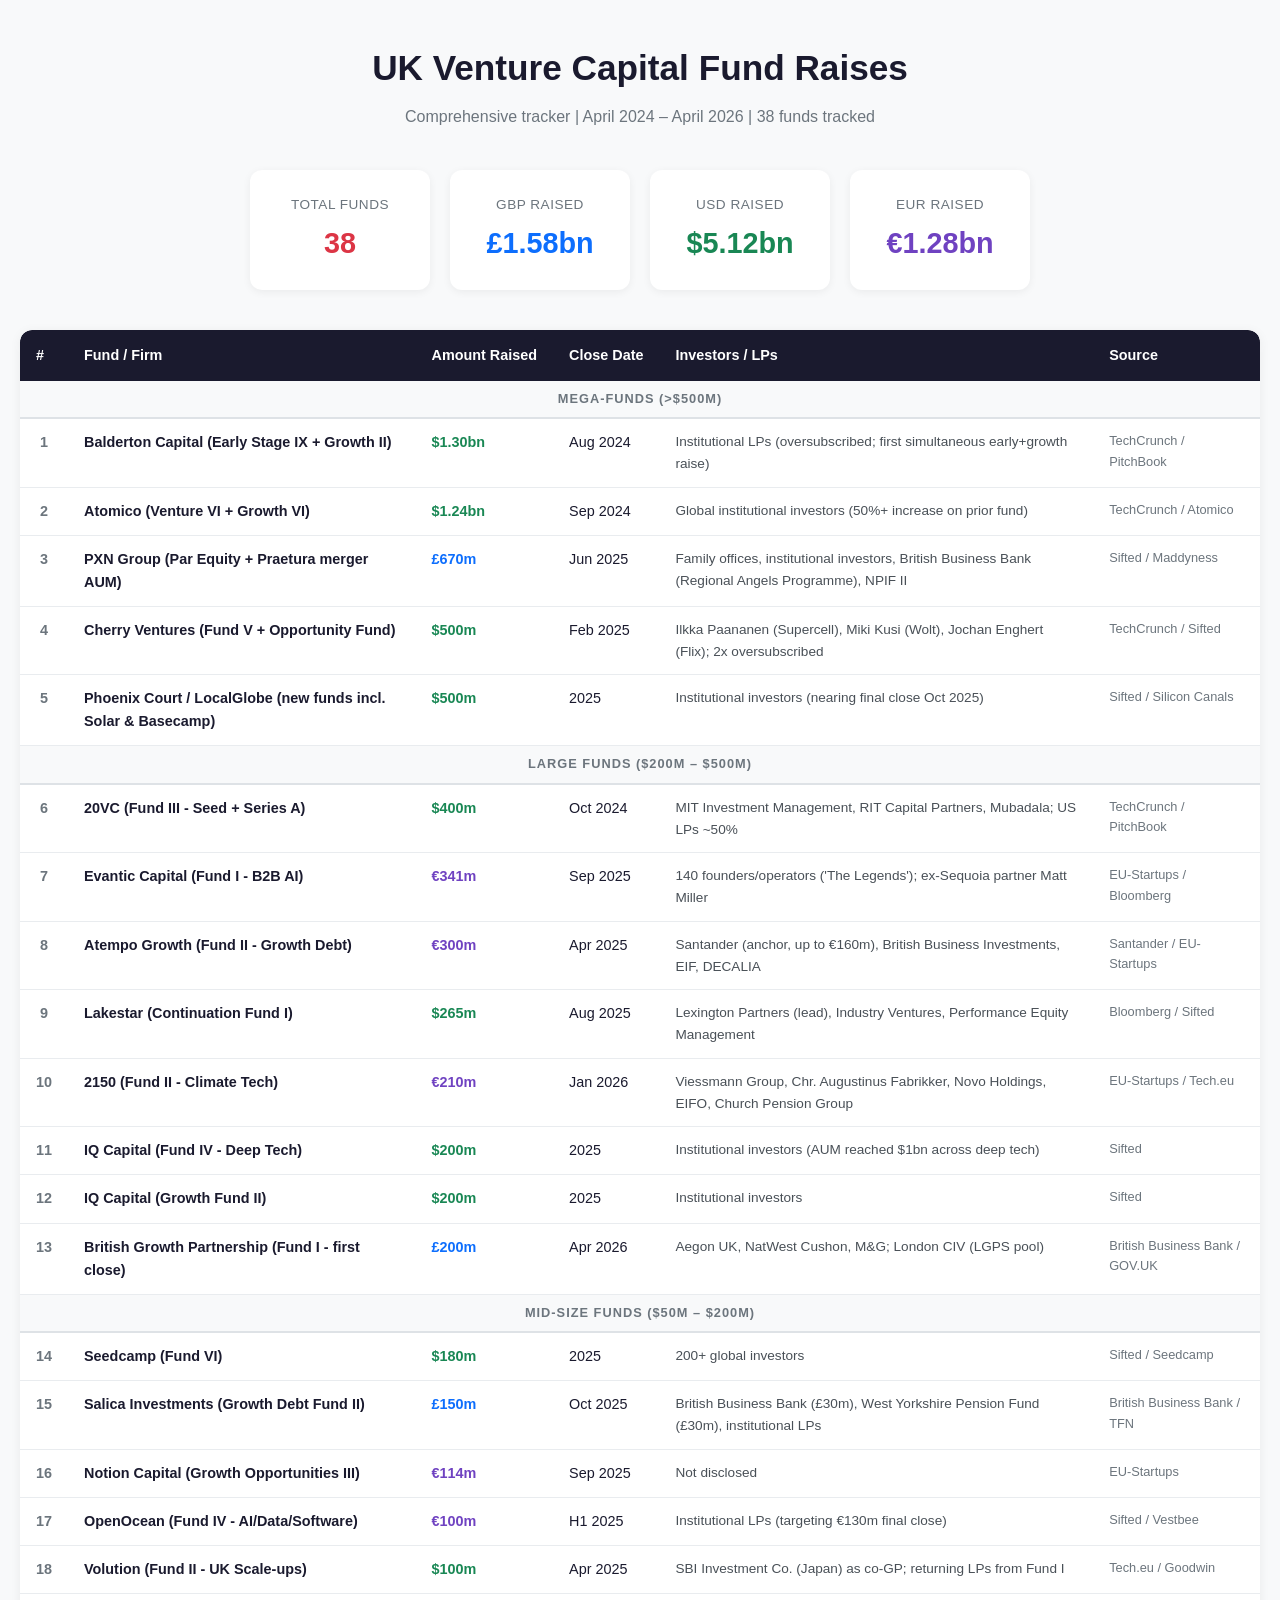
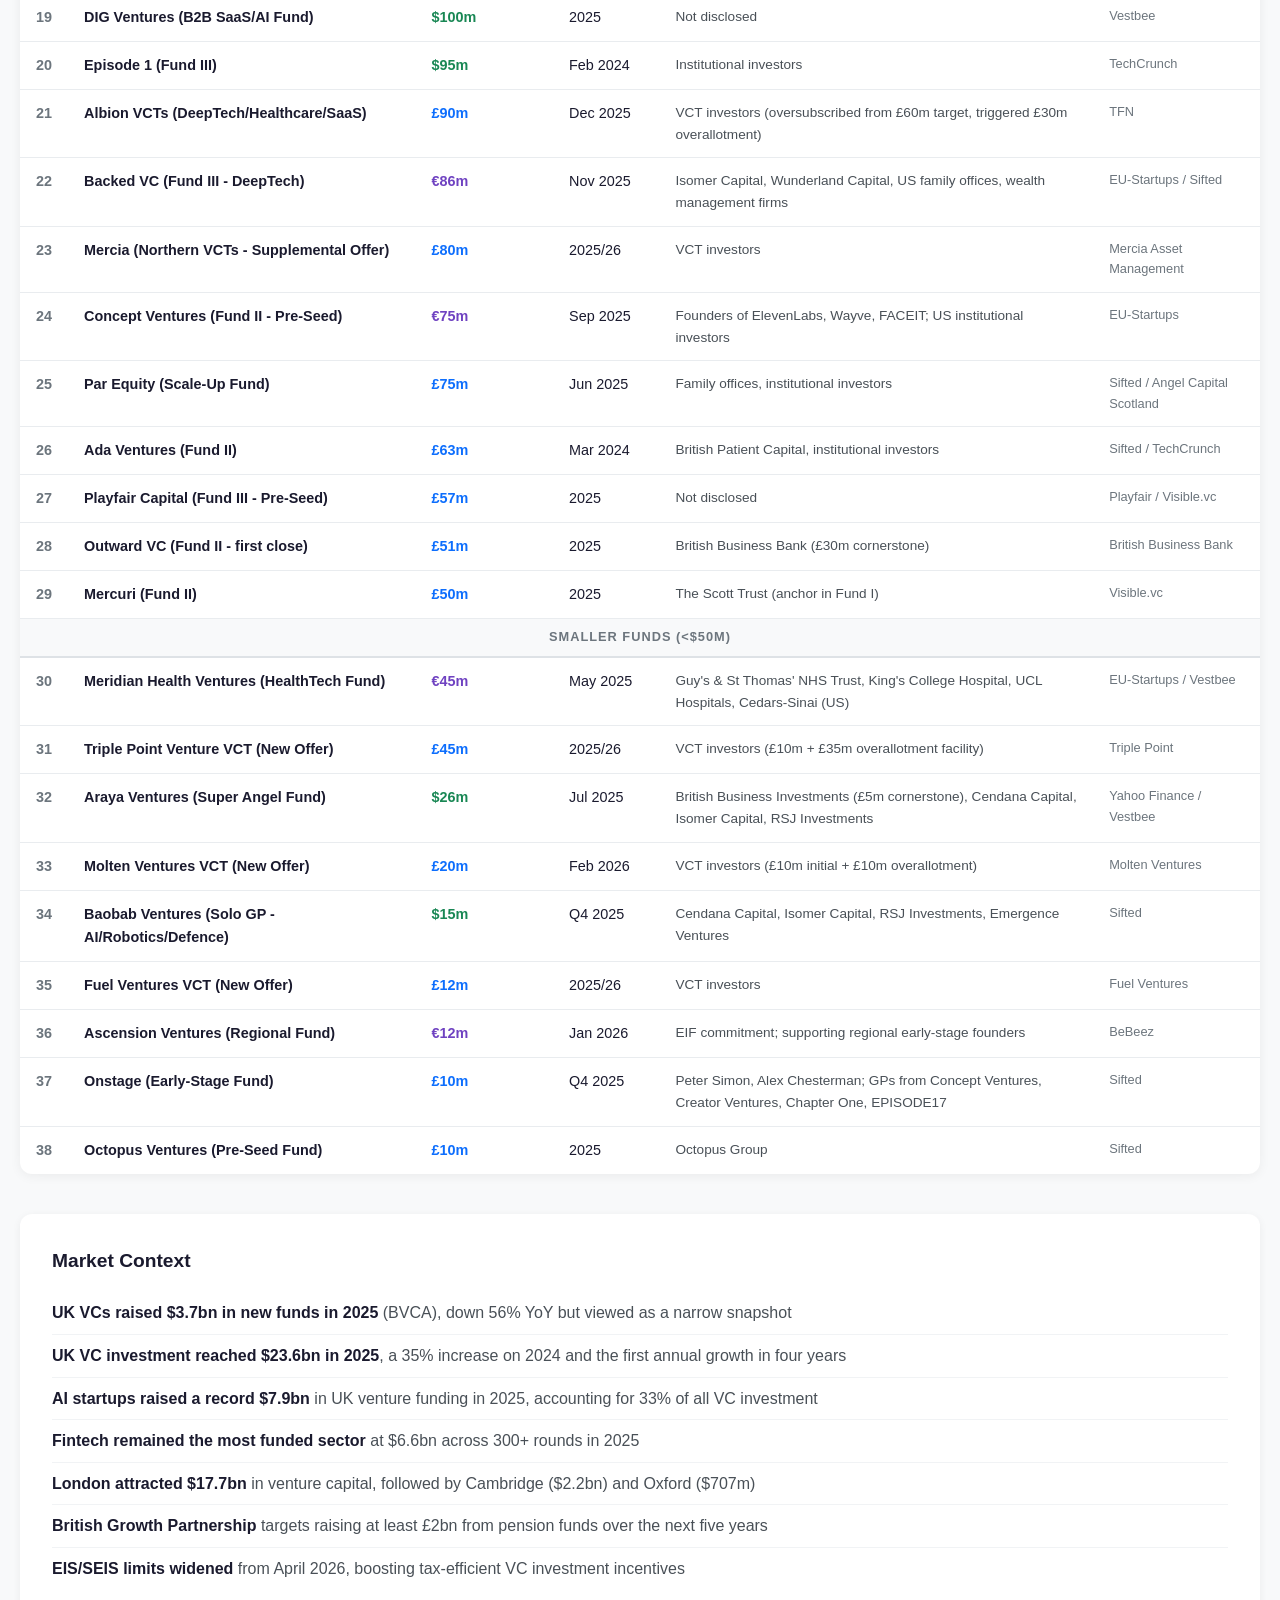
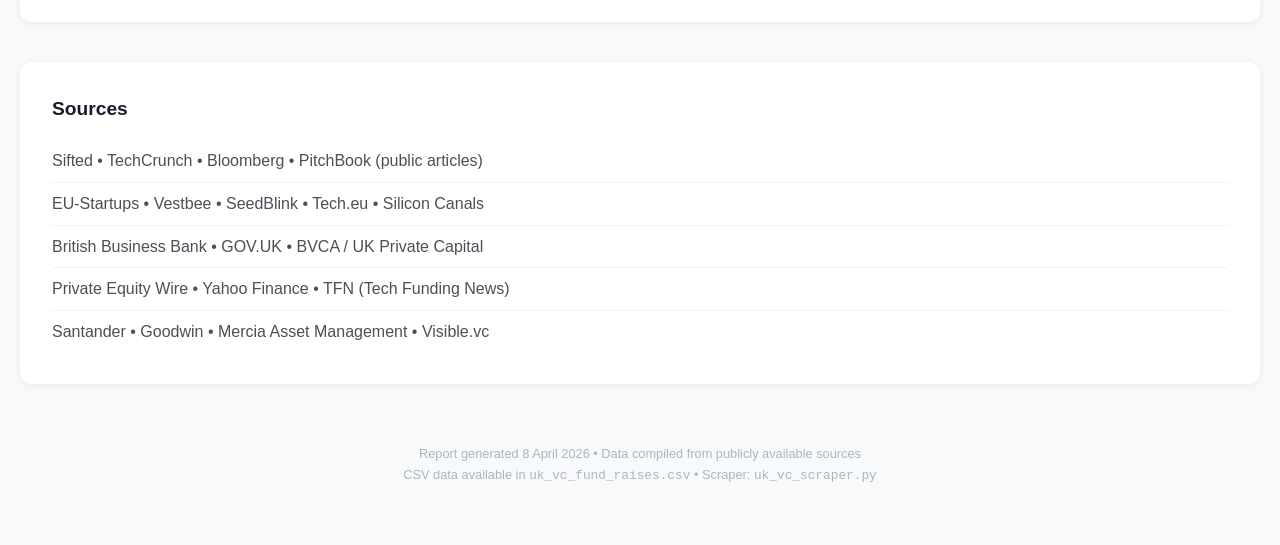
<file: UK_VC_Fund_Raises_Report.html>
<!DOCTYPE html>
<html lang="en">
<head>
    <meta charset="UTF-8">
    <meta name="viewport" content="width=device-width, initial-scale=1.0">
    <title>UK Venture Capital Fund Raises - Last 12 Months</title>
    <style>
        * {
            margin: 0;
            padding: 0;
            box-sizing: border-box;
        }

        body {
            font-family: 'Segoe UI', -apple-system, BlinkMacSystemFont, Roboto, Helvetica, Arial, sans-serif;
            background-color: #f8f9fa;
            color: #1a1a2e;
            line-height: 1.6;
            padding: 40px 20px;
        }

        .container {
            max-width: 1400px;
            margin: 0 auto;
        }

        header {
            text-align: center;
            margin-bottom: 40px;
        }

        h1 {
            font-size: 2.2rem;
            font-weight: 700;
            color: #1a1a2e;
            margin-bottom: 8px;
        }

        .subtitle {
            font-size: 1rem;
            color: #6c757d;
            margin-bottom: 24px;
        }

        .summary-cards {
            display: flex;
            gap: 20px;
            justify-content: center;
            flex-wrap: wrap;
            margin-bottom: 40px;
        }

        .card {
            background: #fff;
            border-radius: 12px;
            padding: 24px 32px;
            box-shadow: 0 2px 8px rgba(0,0,0,0.06);
            text-align: center;
            min-width: 180px;
        }

        .card .label {
            font-size: 0.85rem;
            color: #6c757d;
            text-transform: uppercase;
            letter-spacing: 0.5px;
            margin-bottom: 4px;
        }

        .card .value {
            font-size: 1.8rem;
            font-weight: 700;
        }

        .card .value.gbp { color: #0d6efd; }
        .card .value.usd { color: #198754; }
        .card .value.eur { color: #6f42c1; }
        .card .value.count { color: #dc3545; }

        .table-wrapper {
            background: #fff;
            border-radius: 12px;
            box-shadow: 0 2px 12px rgba(0,0,0,0.06);
            overflow-x: auto;
            margin-bottom: 40px;
        }

        table {
            width: 100%;
            border-collapse: collapse;
            font-size: 0.9rem;
        }

        thead {
            background: #1a1a2e;
            color: #fff;
        }

        thead th {
            padding: 14px 16px;
            text-align: left;
            font-weight: 600;
            white-space: nowrap;
            position: sticky;
            top: 0;
        }

        thead th:first-child {
            border-radius: 12px 0 0 0;
        }

        thead th:last-child {
            border-radius: 0 12px 0 0;
        }

        tbody tr {
            border-bottom: 1px solid #e9ecef;
            transition: background-color 0.15s;
        }

        tbody tr:hover {
            background-color: #f1f3f5;
        }

        tbody tr:last-child {
            border-bottom: none;
        }

        tbody td {
            padding: 12px 16px;
            vertical-align: top;
        }

        td:nth-child(1) {
            text-align: center;
            color: #6c757d;
            font-weight: 600;
            width: 40px;
        }

        td:nth-child(2) {
            font-weight: 600;
            color: #1a1a2e;
            min-width: 280px;
        }

        td:nth-child(3) {
            font-weight: 700;
            white-space: nowrap;
            min-width: 120px;
        }

        td:nth-child(4) {
            white-space: nowrap;
            min-width: 100px;
        }

        td:nth-child(5) {
            min-width: 300px;
            color: #495057;
            font-size: 0.85rem;
        }

        td:nth-child(6) {
            color: #6c757d;
            font-size: 0.8rem;
            min-width: 140px;
        }

        .amount-gbp { color: #0d6efd; }
        .amount-usd { color: #198754; }
        .amount-eur { color: #6f42c1; }

        .section-divider {
            background: #f8f9fa;
        }

        .section-divider td {
            padding: 8px 16px;
            font-weight: 700;
            font-size: 0.8rem;
            text-transform: uppercase;
            letter-spacing: 1px;
            color: #6c757d;
            border-bottom: 2px solid #dee2e6;
        }

        .context-section {
            background: #fff;
            border-radius: 12px;
            padding: 32px;
            box-shadow: 0 2px 8px rgba(0,0,0,0.06);
            margin-bottom: 40px;
        }

        .context-section h2 {
            font-size: 1.2rem;
            margin-bottom: 16px;
            color: #1a1a2e;
        }

        .context-section ul {
            list-style: none;
            padding: 0;
        }

        .context-section li {
            padding: 8px 0;
            border-bottom: 1px solid #f1f3f5;
            color: #495057;
        }

        .context-section li:last-child {
            border-bottom: none;
        }

        .context-section li strong {
            color: #1a1a2e;
        }

        footer {
            text-align: center;
            color: #adb5bd;
            font-size: 0.8rem;
            padding: 20px;
        }

        footer a {
            color: #6c757d;
            text-decoration: none;
        }

        @media print {
            body { padding: 10px; background: #fff; }
            .table-wrapper { box-shadow: none; }
            thead { background: #333; }
            tbody tr:hover { background: none; }
        }

        @media (max-width: 768px) {
            h1 { font-size: 1.5rem; }
            .summary-cards { flex-direction: column; align-items: center; }
            table { font-size: 0.8rem; }
            td:nth-child(5) { min-width: 200px; }
        }
    </style>
</head>
<body>
    <div class="container">
        <header>
            <h1>UK Venture Capital Fund Raises</h1>
            <div class="subtitle">Comprehensive tracker | April 2024 &ndash; April 2026 | 38 funds tracked</div>
        </header>

        <div class="summary-cards">
            <div class="card">
                <div class="label">Total Funds</div>
                <div class="value count">38</div>
            </div>
            <div class="card">
                <div class="label">GBP Raised</div>
                <div class="value gbp">&pound;1.58bn</div>
            </div>
            <div class="card">
                <div class="label">USD Raised</div>
                <div class="value usd">$5.12bn</div>
            </div>
            <div class="card">
                <div class="label">EUR Raised</div>
                <div class="value eur">&euro;1.28bn</div>
            </div>
        </div>

        <div class="table-wrapper">
            <table>
                <thead>
                    <tr>
                        <th>#</th>
                        <th>Fund / Firm</th>
                        <th>Amount Raised</th>
                        <th>Close Date</th>
                        <th>Investors / LPs</th>
                        <th>Source</th>
                    </tr>
                </thead>
                <tbody>
                    <tr class="section-divider"><td colspan="6">Mega-funds (&gt;$500m)</td></tr>
                    <tr>
                        <td>1</td>
                        <td>Balderton Capital (Early Stage IX + Growth II)</td>
                        <td class="amount-usd">$1.30bn</td>
                        <td>Aug 2024</td>
                        <td>Institutional LPs (oversubscribed; first simultaneous early+growth raise)</td>
                        <td>TechCrunch / PitchBook</td>
                    </tr>
                    <tr>
                        <td>2</td>
                        <td>Atomico (Venture VI + Growth VI)</td>
                        <td class="amount-usd">$1.24bn</td>
                        <td>Sep 2024</td>
                        <td>Global institutional investors (50%+ increase on prior fund)</td>
                        <td>TechCrunch / Atomico</td>
                    </tr>
                    <tr>
                        <td>3</td>
                        <td>PXN Group (Par Equity + Praetura merger AUM)</td>
                        <td class="amount-gbp">&pound;670m</td>
                        <td>Jun 2025</td>
                        <td>Family offices, institutional investors, British Business Bank (Regional Angels Programme), NPIF II</td>
                        <td>Sifted / Maddyness</td>
                    </tr>
                    <tr>
                        <td>4</td>
                        <td>Cherry Ventures (Fund V + Opportunity Fund)</td>
                        <td class="amount-usd">$500m</td>
                        <td>Feb 2025</td>
                        <td>Ilkka Paananen (Supercell), Miki Kusi (Wolt), Jochan Enghert (Flix); 2x oversubscribed</td>
                        <td>TechCrunch / Sifted</td>
                    </tr>
                    <tr>
                        <td>5</td>
                        <td>Phoenix Court / LocalGlobe (new funds incl. Solar &amp; Basecamp)</td>
                        <td class="amount-usd">$500m</td>
                        <td>2025</td>
                        <td>Institutional investors (nearing final close Oct 2025)</td>
                        <td>Sifted / Silicon Canals</td>
                    </tr>

                    <tr class="section-divider"><td colspan="6">Large funds ($200m &ndash; $500m)</td></tr>
                    <tr>
                        <td>6</td>
                        <td>20VC (Fund III - Seed + Series A)</td>
                        <td class="amount-usd">$400m</td>
                        <td>Oct 2024</td>
                        <td>MIT Investment Management, RIT Capital Partners, Mubadala; US LPs ~50%</td>
                        <td>TechCrunch / PitchBook</td>
                    </tr>
                    <tr>
                        <td>7</td>
                        <td>Evantic Capital (Fund I - B2B AI)</td>
                        <td class="amount-eur">&euro;341m</td>
                        <td>Sep 2025</td>
                        <td>140 founders/operators ('The Legends'); ex-Sequoia partner Matt Miller</td>
                        <td>EU-Startups / Bloomberg</td>
                    </tr>
                    <tr>
                        <td>8</td>
                        <td>Atempo Growth (Fund II - Growth Debt)</td>
                        <td class="amount-eur">&euro;300m</td>
                        <td>Apr 2025</td>
                        <td>Santander (anchor, up to &euro;160m), British Business Investments, EIF, DECALIA</td>
                        <td>Santander / EU-Startups</td>
                    </tr>
                    <tr>
                        <td>9</td>
                        <td>Lakestar (Continuation Fund I)</td>
                        <td class="amount-usd">$265m</td>
                        <td>Aug 2025</td>
                        <td>Lexington Partners (lead), Industry Ventures, Performance Equity Management</td>
                        <td>Bloomberg / Sifted</td>
                    </tr>
                    <tr>
                        <td>10</td>
                        <td>2150 (Fund II - Climate Tech)</td>
                        <td class="amount-eur">&euro;210m</td>
                        <td>Jan 2026</td>
                        <td>Viessmann Group, Chr. Augustinus Fabrikker, Novo Holdings, EIFO, Church Pension Group</td>
                        <td>EU-Startups / Tech.eu</td>
                    </tr>
                    <tr>
                        <td>11</td>
                        <td>IQ Capital (Fund IV - Deep Tech)</td>
                        <td class="amount-usd">$200m</td>
                        <td>2025</td>
                        <td>Institutional investors (AUM reached $1bn across deep tech)</td>
                        <td>Sifted</td>
                    </tr>
                    <tr>
                        <td>12</td>
                        <td>IQ Capital (Growth Fund II)</td>
                        <td class="amount-usd">$200m</td>
                        <td>2025</td>
                        <td>Institutional investors</td>
                        <td>Sifted</td>
                    </tr>
                    <tr>
                        <td>13</td>
                        <td>British Growth Partnership (Fund I - first close)</td>
                        <td class="amount-gbp">&pound;200m</td>
                        <td>Apr 2026</td>
                        <td>Aegon UK, NatWest Cushon, M&amp;G; London CIV (LGPS pool)</td>
                        <td>British Business Bank / GOV.UK</td>
                    </tr>

                    <tr class="section-divider"><td colspan="6">Mid-size funds ($50m &ndash; $200m)</td></tr>
                    <tr>
                        <td>14</td>
                        <td>Seedcamp (Fund VI)</td>
                        <td class="amount-usd">$180m</td>
                        <td>2025</td>
                        <td>200+ global investors</td>
                        <td>Sifted / Seedcamp</td>
                    </tr>
                    <tr>
                        <td>15</td>
                        <td>Salica Investments (Growth Debt Fund II)</td>
                        <td class="amount-gbp">&pound;150m</td>
                        <td>Oct 2025</td>
                        <td>British Business Bank (&pound;30m), West Yorkshire Pension Fund (&pound;30m), institutional LPs</td>
                        <td>British Business Bank / TFN</td>
                    </tr>
                    <tr>
                        <td>16</td>
                        <td>Notion Capital (Growth Opportunities III)</td>
                        <td class="amount-eur">&euro;114m</td>
                        <td>Sep 2025</td>
                        <td>Not disclosed</td>
                        <td>EU-Startups</td>
                    </tr>
                    <tr>
                        <td>17</td>
                        <td>OpenOcean (Fund IV - AI/Data/Software)</td>
                        <td class="amount-eur">&euro;100m</td>
                        <td>H1 2025</td>
                        <td>Institutional LPs (targeting &euro;130m final close)</td>
                        <td>Sifted / Vestbee</td>
                    </tr>
                    <tr>
                        <td>18</td>
                        <td>Volution (Fund II - UK Scale-ups)</td>
                        <td class="amount-usd">$100m</td>
                        <td>Apr 2025</td>
                        <td>SBI Investment Co. (Japan) as co-GP; returning LPs from Fund I</td>
                        <td>Tech.eu / Goodwin</td>
                    </tr>
                    <tr>
                        <td>19</td>
                        <td>DIG Ventures (B2B SaaS/AI Fund)</td>
                        <td class="amount-usd">$100m</td>
                        <td>2025</td>
                        <td>Not disclosed</td>
                        <td>Vestbee</td>
                    </tr>
                    <tr>
                        <td>20</td>
                        <td>Episode 1 (Fund III)</td>
                        <td class="amount-usd">$95m</td>
                        <td>Feb 2024</td>
                        <td>Institutional investors</td>
                        <td>TechCrunch</td>
                    </tr>
                    <tr>
                        <td>21</td>
                        <td>Albion VCTs (DeepTech/Healthcare/SaaS)</td>
                        <td class="amount-gbp">&pound;90m</td>
                        <td>Dec 2025</td>
                        <td>VCT investors (oversubscribed from &pound;60m target, triggered &pound;30m overallotment)</td>
                        <td>TFN</td>
                    </tr>
                    <tr>
                        <td>22</td>
                        <td>Backed VC (Fund III - DeepTech)</td>
                        <td class="amount-eur">&euro;86m</td>
                        <td>Nov 2025</td>
                        <td>Isomer Capital, Wunderland Capital, US family offices, wealth management firms</td>
                        <td>EU-Startups / Sifted</td>
                    </tr>
                    <tr>
                        <td>23</td>
                        <td>Mercia (Northern VCTs - Supplemental Offer)</td>
                        <td class="amount-gbp">&pound;80m</td>
                        <td>2025/26</td>
                        <td>VCT investors</td>
                        <td>Mercia Asset Management</td>
                    </tr>
                    <tr>
                        <td>24</td>
                        <td>Concept Ventures (Fund II - Pre-Seed)</td>
                        <td class="amount-eur">&euro;75m</td>
                        <td>Sep 2025</td>
                        <td>Founders of ElevenLabs, Wayve, FACEIT; US institutional investors</td>
                        <td>EU-Startups</td>
                    </tr>
                    <tr>
                        <td>25</td>
                        <td>Par Equity (Scale-Up Fund)</td>
                        <td class="amount-gbp">&pound;75m</td>
                        <td>Jun 2025</td>
                        <td>Family offices, institutional investors</td>
                        <td>Sifted / Angel Capital Scotland</td>
                    </tr>
                    <tr>
                        <td>26</td>
                        <td>Ada Ventures (Fund II)</td>
                        <td class="amount-gbp">&pound;63m</td>
                        <td>Mar 2024</td>
                        <td>British Patient Capital, institutional investors</td>
                        <td>Sifted / TechCrunch</td>
                    </tr>
                    <tr>
                        <td>27</td>
                        <td>Playfair Capital (Fund III - Pre-Seed)</td>
                        <td class="amount-gbp">&pound;57m</td>
                        <td>2025</td>
                        <td>Not disclosed</td>
                        <td>Playfair / Visible.vc</td>
                    </tr>
                    <tr>
                        <td>28</td>
                        <td>Outward VC (Fund II - first close)</td>
                        <td class="amount-gbp">&pound;51m</td>
                        <td>2025</td>
                        <td>British Business Bank (&pound;30m cornerstone)</td>
                        <td>British Business Bank</td>
                    </tr>
                    <tr>
                        <td>29</td>
                        <td>Mercuri (Fund II)</td>
                        <td class="amount-gbp">&pound;50m</td>
                        <td>2025</td>
                        <td>The Scott Trust (anchor in Fund I)</td>
                        <td>Visible.vc</td>
                    </tr>

                    <tr class="section-divider"><td colspan="6">Smaller funds (&lt;$50m)</td></tr>
                    <tr>
                        <td>30</td>
                        <td>Meridian Health Ventures (HealthTech Fund)</td>
                        <td class="amount-eur">&euro;45m</td>
                        <td>May 2025</td>
                        <td>Guy's &amp; St Thomas' NHS Trust, King's College Hospital, UCL Hospitals, Cedars-Sinai (US)</td>
                        <td>EU-Startups / Vestbee</td>
                    </tr>
                    <tr>
                        <td>31</td>
                        <td>Triple Point Venture VCT (New Offer)</td>
                        <td class="amount-gbp">&pound;45m</td>
                        <td>2025/26</td>
                        <td>VCT investors (&pound;10m + &pound;35m overallotment facility)</td>
                        <td>Triple Point</td>
                    </tr>
                    <tr>
                        <td>32</td>
                        <td>Araya Ventures (Super Angel Fund)</td>
                        <td class="amount-usd">$26m</td>
                        <td>Jul 2025</td>
                        <td>British Business Investments (&pound;5m cornerstone), Cendana Capital, Isomer Capital, RSJ Investments</td>
                        <td>Yahoo Finance / Vestbee</td>
                    </tr>
                    <tr>
                        <td>33</td>
                        <td>Molten Ventures VCT (New Offer)</td>
                        <td class="amount-gbp">&pound;20m</td>
                        <td>Feb 2026</td>
                        <td>VCT investors (&pound;10m initial + &pound;10m overallotment)</td>
                        <td>Molten Ventures</td>
                    </tr>
                    <tr>
                        <td>34</td>
                        <td>Baobab Ventures (Solo GP - AI/Robotics/Defence)</td>
                        <td class="amount-usd">$15m</td>
                        <td>Q4 2025</td>
                        <td>Cendana Capital, Isomer Capital, RSJ Investments, Emergence Ventures</td>
                        <td>Sifted</td>
                    </tr>
                    <tr>
                        <td>35</td>
                        <td>Fuel Ventures VCT (New Offer)</td>
                        <td class="amount-gbp">&pound;12m</td>
                        <td>2025/26</td>
                        <td>VCT investors</td>
                        <td>Fuel Ventures</td>
                    </tr>
                    <tr>
                        <td>36</td>
                        <td>Ascension Ventures (Regional Fund)</td>
                        <td class="amount-eur">&euro;12m</td>
                        <td>Jan 2026</td>
                        <td>EIF commitment; supporting regional early-stage founders</td>
                        <td>BeBeez</td>
                    </tr>
                    <tr>
                        <td>37</td>
                        <td>Onstage (Early-Stage Fund)</td>
                        <td class="amount-gbp">&pound;10m</td>
                        <td>Q4 2025</td>
                        <td>Peter Simon, Alex Chesterman; GPs from Concept Ventures, Creator Ventures, Chapter One, EPISODE17</td>
                        <td>Sifted</td>
                    </tr>
                    <tr>
                        <td>38</td>
                        <td>Octopus Ventures (Pre-Seed Fund)</td>
                        <td class="amount-gbp">&pound;10m</td>
                        <td>2025</td>
                        <td>Octopus Group</td>
                        <td>Sifted</td>
                    </tr>
                </tbody>
            </table>
        </div>

        <div class="context-section">
            <h2>Market Context</h2>
            <ul>
                <li><strong>UK VCs raised $3.7bn in new funds in 2025</strong> (BVCA), down 56% YoY but viewed as a narrow snapshot</li>
                <li><strong>UK VC investment reached $23.6bn in 2025</strong>, a 35% increase on 2024 and the first annual growth in four years</li>
                <li><strong>AI startups raised a record $7.9bn</strong> in UK venture funding in 2025, accounting for 33% of all VC investment</li>
                <li><strong>Fintech remained the most funded sector</strong> at $6.6bn across 300+ rounds in 2025</li>
                <li><strong>London attracted $17.7bn</strong> in venture capital, followed by Cambridge ($2.2bn) and Oxford ($707m)</li>
                <li><strong>British Growth Partnership</strong> targets raising at least &pound;2bn from pension funds over the next five years</li>
                <li><strong>EIS/SEIS limits widened</strong> from April 2026, boosting tax-efficient VC investment incentives</li>
            </ul>
        </div>

        <div class="context-section">
            <h2>Sources</h2>
            <ul>
                <li>Sifted &bull; TechCrunch &bull; Bloomberg &bull; PitchBook (public articles)</li>
                <li>EU-Startups &bull; Vestbee &bull; SeedBlink &bull; Tech.eu &bull; Silicon Canals</li>
                <li>British Business Bank &bull; GOV.UK &bull; BVCA / UK Private Capital</li>
                <li>Private Equity Wire &bull; Yahoo Finance &bull; TFN (Tech Funding News)</li>
                <li>Santander &bull; Goodwin &bull; Mercia Asset Management &bull; Visible.vc</li>
            </ul>
        </div>

        <footer>
            <p>Report generated 8 April 2026 &bull; Data compiled from publicly available sources</p>
            <p>CSV data available in <code>uk_vc_fund_raises.csv</code> &bull; Scraper: <code>uk_vc_scraper.py</code></p>
        </footer>
    </div>
</body>
</html>
</file>
